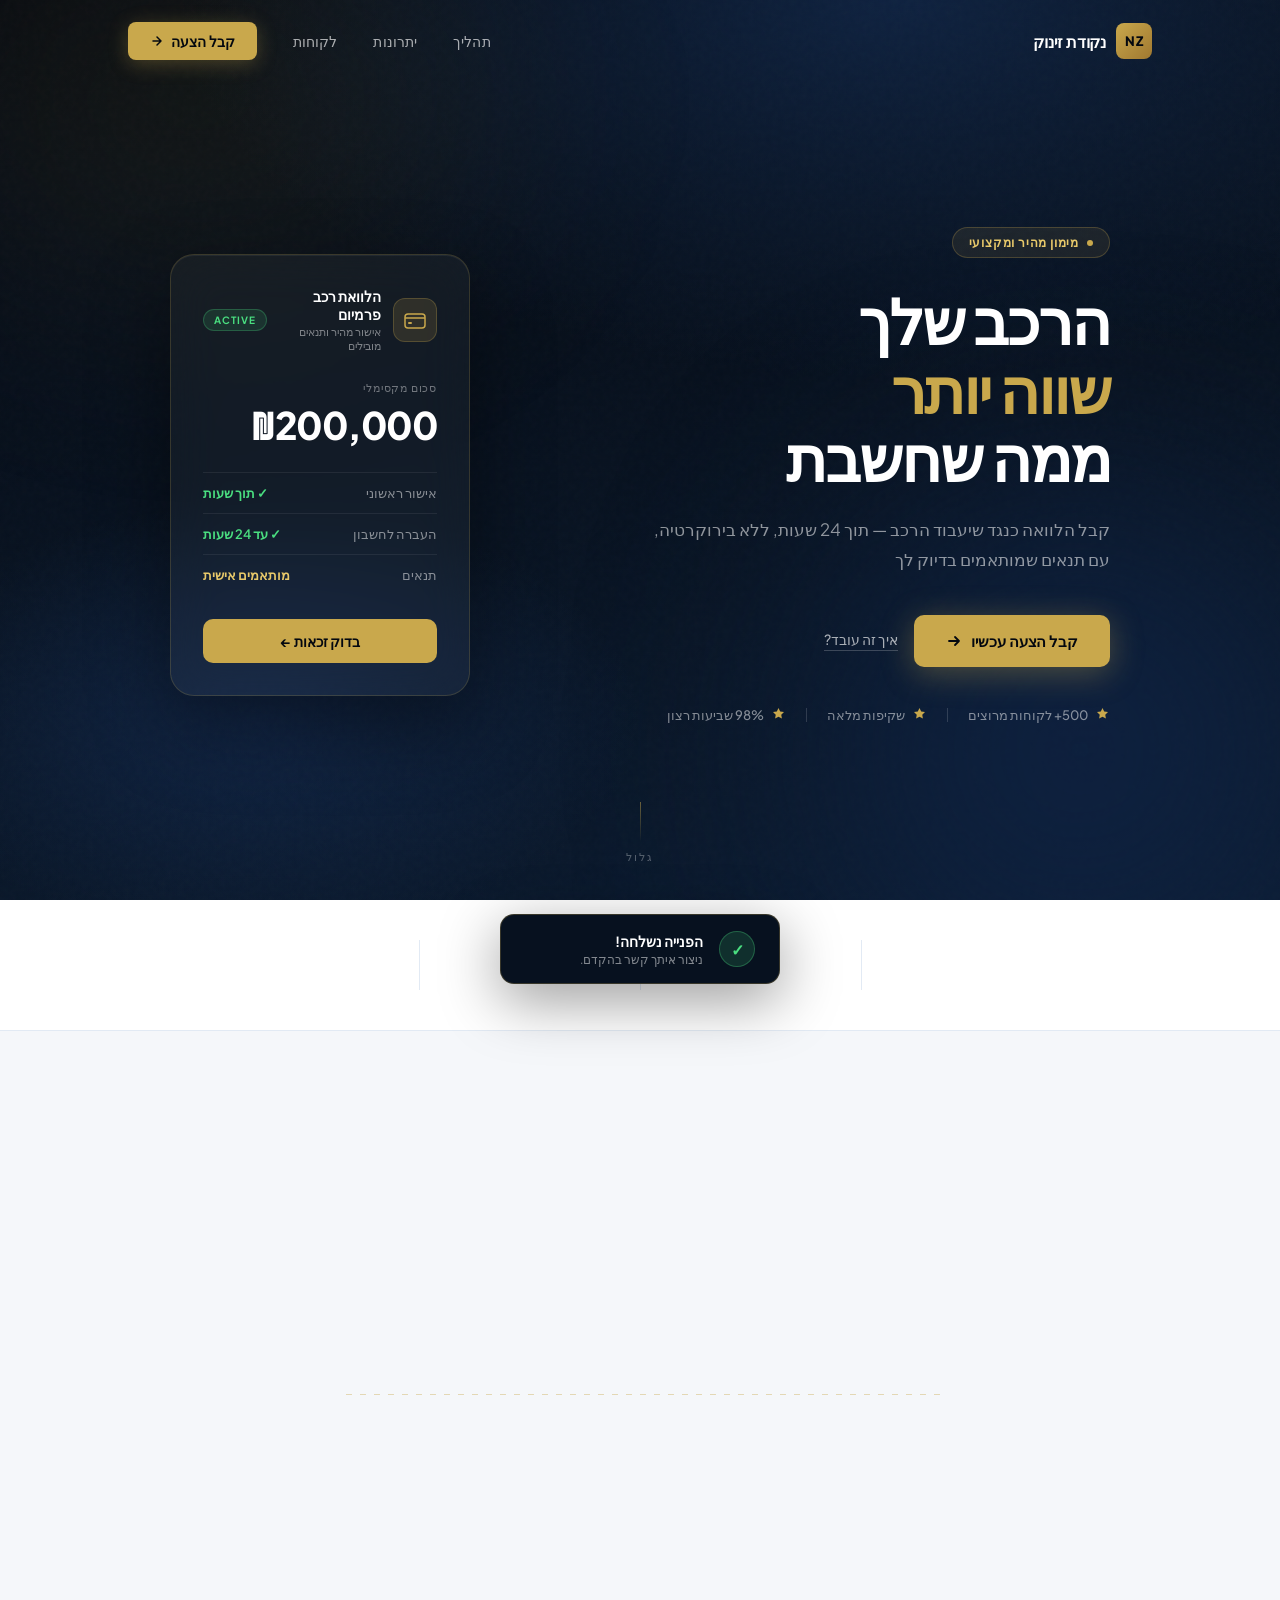
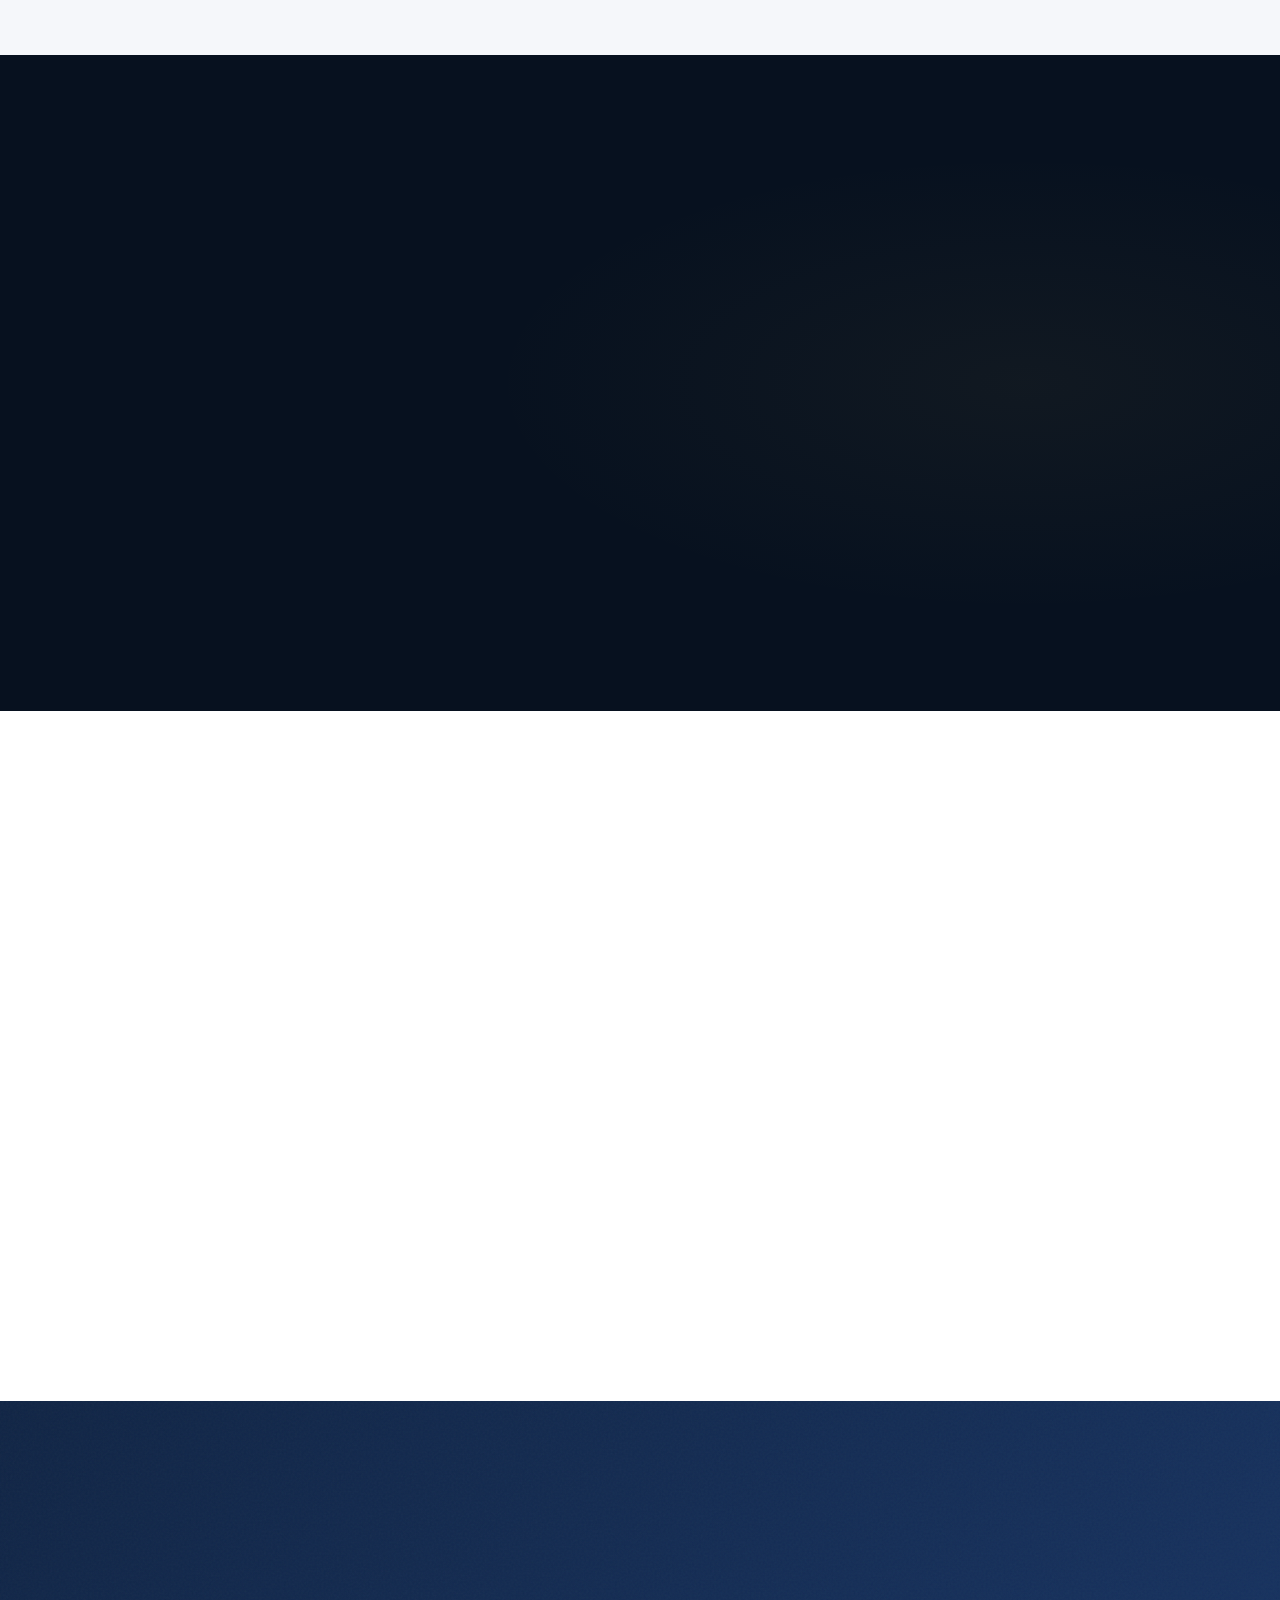
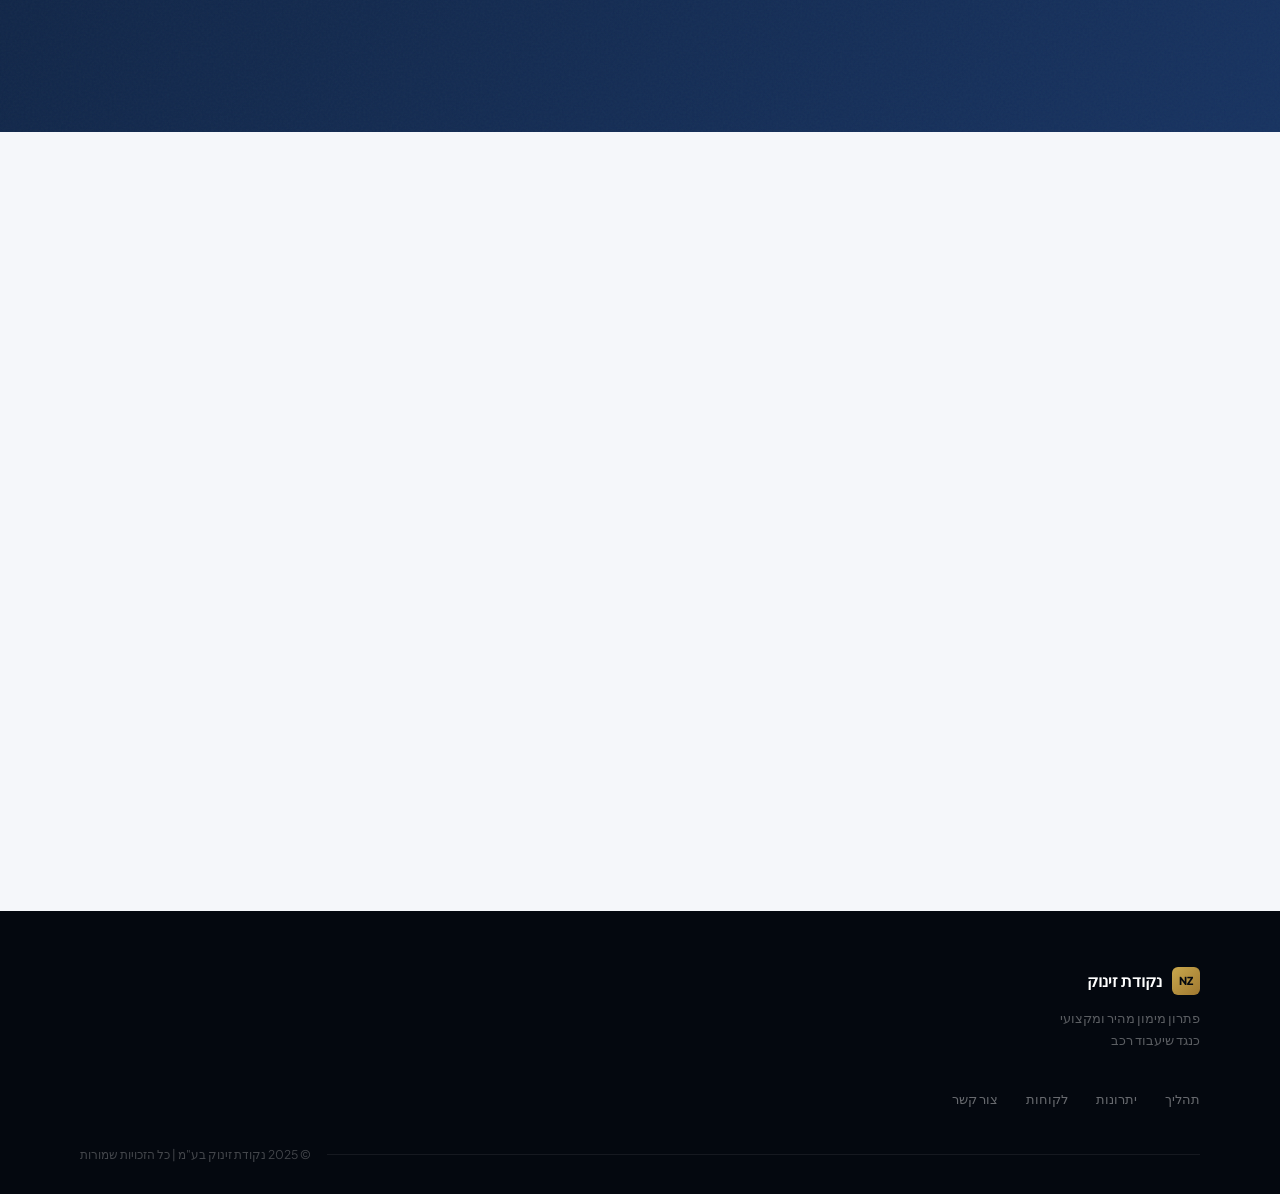
<file: index.html>
<!DOCTYPE html>
<html lang="he" dir="rtl">
<head>
  <meta charset="UTF-8">
  <meta name="viewport" content="width=device-width, initial-scale=1.0">
  <title>נקודת זינוק — הלוואה כנגד שיעבוד רכב</title>
  <link rel="preconnect" href="https://fonts.googleapis.com">
  <link rel="preconnect" href="https://fonts.gstatic.com" crossorigin>
  <link href="https://fonts.googleapis.com/css2?family=Plus+Jakarta+Sans:wght@300;400;500;600;700;800&display=swap" rel="stylesheet">
  <link rel="stylesheet" href="style.css?v=5">
</head>
<body>

  <!-- NAVBAR -->
  <nav class="navbar" id="navbar">
    <div class="nav-inner">
      <div class="nav-logo">
        <span class="logo-mark">NZ</span>
        <span class="logo-text">נקודת זינוק</span>
      </div>
      <div class="nav-links">
        <a href="#how">תהליך</a>
        <a href="#why">יתרונות</a>
        <a href="#reviews">לקוחות</a>
        <a href="#contact" class="nav-cta">
          <span>קבל הצעה</span>
          <svg width="14" height="14" viewBox="0 0 14 14" fill="none"><path d="M3 7h8M7 3l4 4-4 4" stroke="currentColor" stroke-width="1.5" stroke-linecap="round" stroke-linejoin="round"/></svg>
        </a>
      </div>
    </div>
  </nav>

  <!-- HERO -->
  <section class="hero" id="home">
    <div class="hero-noise"></div>
    <div class="hero-glow g1"></div>
    <div class="hero-glow g2"></div>

    <div class="hero-body">
      <div class="hero-left reveal">
        <div class="eyebrow">
          <span class="eyebrow-dot"></span>
          מימון מהיר ומקצועי
        </div>
        <h1>
          הרכב שלך<br>
          <em>שווה יותר</em><br>
          ממה שחשבת
        </h1>
        <p>קבל הלוואה כנגד שיעבוד הרכב — תוך 24 שעות, ללא בירוקרטיה, עם תנאים שמותאמים בדיוק לך</p>
        <div class="hero-actions">
          <button class="cta-main" onclick="scrollToContact()">
            קבל הצעה עכשיו
            <svg width="16" height="16" viewBox="0 0 16 16" fill="none"><path d="M3 8h10M9 4l4 4-4 4" stroke="currentColor" stroke-width="1.8" stroke-linecap="round" stroke-linejoin="round"/></svg>
          </button>
          <a href="#how" class="cta-ghost">איך זה עובד?</a>
        </div>
        <div class="trust-row">
          <div class="trust-item">
            <svg width="15" height="15" viewBox="0 0 15 15" fill="none"><path d="M7.5 1l1.7 3.5 3.8.55-2.75 2.68.65 3.78L7.5 9.7 4.1 11.51l.65-3.78L2 5.05l3.8-.55L7.5 1z" fill="#C9A84C"/></svg>
            <span>500+ לקוחות מרוצים</span>
          </div>
          <div class="trust-divider"></div>
          <div class="trust-item">
            <svg width="15" height="15" viewBox="0 0 15 15" fill="none"><path d="M7.5 1l1.7 3.5 3.8.55-2.75 2.68.65 3.78L7.5 9.7 4.1 11.51l.65-3.78L2 5.05l3.8-.55L7.5 1z" fill="#C9A84C"/></svg>
            <span>שקיפות מלאה</span>
          </div>
          <div class="trust-divider"></div>
          <div class="trust-item">
            <svg width="15" height="15" viewBox="0 0 15 15" fill="none"><path d="M7.5 1l1.7 3.5 3.8.55-2.75 2.68.65 3.78L7.5 9.7 4.1 11.51l.65-3.78L2 5.05l3.8-.55L7.5 1z" fill="#C9A84C"/></svg>
            <span>98% שביעות רצון</span>
          </div>
        </div>
      </div>

      <div class="hero-right reveal-right">
        <div class="premium-card">
          <div class="pc-header">
            <div class="pc-icon">
              <svg width="22" height="22" viewBox="0 0 22 22" fill="none"><rect x="1" y="5" width="20" height="14" rx="3" stroke="#C9A84C" stroke-width="1.5"/><path d="M1 9h20" stroke="#C9A84C" stroke-width="1.5"/><rect x="4" y="13" width="4" height="2" rx="1" fill="#C9A84C"/></svg>
            </div>
            <div>
              <div class="pc-title">הלוואת רכב פרמיום</div>
              <div class="pc-sub">אישור מהיר ותנאים מובילים</div>
            </div>
            <div class="pc-badge">ACTIVE</div>
          </div>
          <div class="pc-amount">
            <div class="pc-amount-label">סכום מקסימלי</div>
            <div class="pc-amount-val">₪<span id="heroCounter">0</span></div>
          </div>
          <div class="pc-rows">
            <div class="pc-row">
              <span>אישור ראשוני</span>
              <span class="pc-green">✓ תוך שעות</span>
            </div>
            <div class="pc-row">
              <span>העברה לחשבון</span>
              <span class="pc-green">✓ עד 24 שעות</span>
            </div>
            <div class="pc-row">
              <span>תנאים</span>
              <span class="pc-gold">מותאמים אישית</span>
            </div>
          </div>
          <button class="pc-cta" onclick="scrollToContact()">בדוק זכאות ←</button>
        </div>
      </div>
    </div>

    <div class="scroll-hint">
      <div class="scroll-line"></div>
      <span>גלול</span>
    </div>
  </section>

  <!-- STATS -->
  <div class="stats-bar">
    <div class="stat reveal">
      <div class="stat-val"><span data-target="500">0</span>+</div>
      <div class="stat-lbl">לקוחות מרוצים</div>
    </div>
    <div class="stat-sep"></div>
    <div class="stat reveal">
      <div class="stat-val">₪<span data-target="200">0</span>K</div>
      <div class="stat-lbl">עד סכום הלוואה</div>
    </div>
    <div class="stat-sep"></div>
    <div class="stat reveal">
      <div class="stat-val"><span data-target="98">0</span>%</div>
      <div class="stat-lbl">שביעות רצון</div>
    </div>
    <div class="stat-sep"></div>
    <div class="stat reveal">
      <div class="stat-val"><span data-target="8">0</span>+</div>
      <div class="stat-lbl">שנות ניסיון</div>
    </div>
  </div>

  <!-- PROCESS -->
  <section class="process-section" id="how">
    <div class="container">
      <div class="section-eyebrow reveal">התהליך</div>
      <h2 class="section-h2 reveal">שלושה צעדים<br><span class="gold">לכסף בחשבון</span></h2>

      <div class="process-timeline">
        <div class="process-line"></div>
        <div class="process-step reveal">
          <div class="ps-num">01</div>
          <div class="ps-icon">📋</div>
          <h3>ממלאים טופס</h3>
          <p>פרטים בסיסיים על הרכב וסכום ההלוואה הרצוי — פחות מדקה</p>
        </div>
        <div class="process-step reveal">
          <div class="ps-num">02</div>
          <div class="ps-icon">⚡</div>
          <h3>אישור מהיר</h3>
          <p>נציג אישי חוזר אליך תוך שעות עם הצעה מותאמת ומפורטת</p>
        </div>
        <div class="process-step reveal">
          <div class="ps-num">03</div>
          <div class="ps-icon">💳</div>
          <h3>כסף בחשבון</h3>
          <p>חותמים על הסכם — הכסף מועבר לחשבונך תוך 24 שעות</p>
        </div>
      </div>
    </div>
  </section>

  <!-- WHY -->
  <section class="why-section" id="why">
    <div class="container">
      <div class="why-inner">
        <div class="why-left reveal">
          <div class="section-eyebrow light">למה אנחנו?</div>
          <h2 class="section-h2 white">הסטנדרט<br>הגבוה ביותר<br>במימון רכב</h2>
          <p class="why-desc">אנחנו לא בנק, לא חברת ביטוח — אנחנו שותפים שלך. כל תהליך בנוי סביב הצרכים שלך, לא סביב הנוחות שלנו.</p>
          <button class="cta-main" onclick="scrollToContact()">מעניין אותי ←</button>
        </div>
        <div class="why-right">
          <div class="why-card reveal">
            <div class="wc-num">01</div>
            <div class="wc-icon">🔒</div>
            <h4>בטוח ומפוקח</h4>
            <p>פועלים תחת כל הרגולציות הרלוונטיות, שקיפות מלאה בכל שלב</p>
          </div>
          <div class="why-card reveal">
            <div class="wc-num">02</div>
            <div class="wc-icon">🎯</div>
            <h4>תנאים מותאמים</h4>
            <p>כל הצעה נבנית אישית עבורך לפי שווי הרכב והצרכים שלך</p>
          </div>
          <div class="why-card reveal">
            <div class="wc-num">03</div>
            <div class="wc-icon">🤝</div>
            <h4>ליווי אישי</h4>
            <p>נציג ייעודי לכל לקוח, זמין לאורך כל התהליך ואחריו</p>
          </div>
          <div class="why-card reveal">
            <div class="wc-num">04</div>
            <div class="wc-icon">⚡</div>
            <h4>מהירות מקסימלית</h4>
            <p>ללא המתנות — תהליך יעיל ומהיר</p>
          </div>
        </div>
      </div>
    </div>
  </section>

  <!-- REVIEWS -->
  <section class="reviews-section" id="reviews">
    <div class="container">
      <div class="section-eyebrow reveal">לקוחות מספרים</div>
      <h2 class="section-h2 reveal">הם כבר<br><span class="gold">עשו את הצעד</span></h2>
      <div class="reviews-grid">
        <div class="review-card reveal">
          <div class="quote-mark">"</div>
          <p>תהליך מהיר ופשוט. קיבלתי את הכסף תוך יום אחד. שירות מעולה — ממליץ בחום!</p>
          <div class="rc-footer">
            <div class="rc-avatar">ד</div>
            <div class="rc-info">
              <div class="rc-name">דוד כהן</div>
              <div class="rc-stars">★★★★★</div>
            </div>
          </div>
        </div>
        <div class="review-card featured reveal">
          <div class="quote-mark gold-q">"</div>
          <p>הנציג שלהם היה מקצועי ברמות. עזר לי בכל שלב, הסביר הכל בסבלנות. לא ציפיתי לשירות כזה.</p>
          <div class="rc-footer">
            <div class="rc-avatar gold-av">ר</div>
            <div class="rc-info">
              <div class="rc-name">רחל לוי</div>
              <div class="rc-stars">★★★★★</div>
            </div>
          </div>
        </div>
        <div class="review-card reveal">
          <div class="quote-mark">"</div>
          <p>פנייה פשוטה, תגובה מהירה ותנאים מצוינים. בדיוק מה שהייתי צריך בזמן הנכון.</p>
          <div class="rc-footer">
            <div class="rc-avatar">מ</div>
            <div class="rc-info">
              <div class="rc-name">משה אברהם</div>
              <div class="rc-stars">★★★★★</div>
            </div>
          </div>
        </div>
      </div>
    </div>
  </section>

  <!-- CTA BANNER -->
  <div class="cta-banner">
    <div class="cta-banner-noise"></div>
    <div class="cta-banner-inner reveal">
      <h2>מוכן לעשות את הצעד?</h2>
      <p>השאר פרטים ונחזור אליך תוך שעות עם הצעה מותאמת אישית</p>
      <button class="cta-main light" onclick="scrollToContact()">
        קבל הצעה עכשיו
        <svg width="16" height="16" viewBox="0 0 16 16" fill="none"><path d="M3 8h10M9 4l4 4-4 4" stroke="currentColor" stroke-width="1.8" stroke-linecap="round" stroke-linejoin="round"/></svg>
      </button>
    </div>
  </div>

  <!-- CONTACT -->
  <section class="contact-section" id="contact">
    <div class="contact-wrap">
      <div class="contact-left reveal">
        <div class="section-eyebrow">צור קשר</div>
        <h2 class="section-h2">קבל הצעה<br>מותאמת אישית</h2>
        <p>מלא את הטופס ונציג שלנו יחזור אליך תוך שעות עם הצעה מפורטת וללא כל התחייבות</p>
        <div class="contact-meta">
          <div class="cm-item">
            <div class="cm-icon">📞</div>
            <div>
              <div class="cm-label">שעות פעילות</div>
              <div class="cm-val">ראשון–שישי, 08:00–20:00</div>
            </div>
          </div>
          <div class="cm-item">
            <div class="cm-icon">⚡</div>
            <div>
              <div class="cm-label">זמן תגובה</div>
              <div class="cm-val">עד 3 שעות בימי עסקים</div>
            </div>
          </div>
          <div class="cm-item">
            <div class="cm-icon">🔒</div>
            <div>
              <div class="cm-label">פרטיות</div>
              <div class="cm-val">פרטייך מוגנים ולא יועברו לצד ג'</div>
            </div>
          </div>
        </div>
      </div>

      <div class="contact-right reveal">
        <form id="contactForm" onsubmit="handleSubmit(event)" novalidate>
          <div class="form-row">
            <div class="fld">
              <label>שם מלא <span class="req">*</span></label>
              <input type="text" id="fname" placeholder="שם ושם משפחה" autocomplete="name" />
              <span class="ferr" id="err-fname"></span>
            </div>
            <div class="fld">
              <label>טלפון <span class="req">*</span></label>
              <input type="tel" id="fphone" placeholder="05X-XXXXXXX" autocomplete="tel" />
              <span class="ferr" id="err-fphone"></span>
            </div>
          </div>
          <div class="form-row">
            <div class="fld">
              <label>דגם הרכב <span class="req">*</span></label>
              <input type="text" id="fcar" placeholder="טויוטה קורולה 2020" />
              <span class="ferr" id="err-fcar"></span>
            </div>
            <div class="fld">
              <label>סכום הלוואה רצוי (₪) <span class="req">*</span></label>
              <input type="number" id="famount" placeholder="50,000" min="5000" max="200000" />
              <span class="ferr" id="err-famount"></span>
            </div>
          </div>
          <div class="fld" style="margin-bottom:20px">
            <label>הערות נוספות</label>
            <textarea id="fnotes" placeholder="כל פרט נוסף שיעזור לנו להתאים את ההצעה..." rows="4"></textarea>
          </div>
          <button type="submit" class="form-submit" id="submitBtn">
            <span id="submitText">שלח פנייה</span>
            <span id="submitArrow">←</span>
            <span id="submitSpinner" class="spinner hidden"></span>
          </button>
          <p class="form-note">* שדות חובה. לחיצה על שלח מהווה הסכמה למדיניות הפרטיות שלנו.</p>
        </form>
      </div>
    </div>
  </section>

  <!-- FOOTER -->
  <footer class="footer">
    <div class="footer-inner">
      <div class="footer-brand">
        <div class="footer-logo">
          <span class="logo-mark small">NZ</span>
          <span>נקודת זינוק</span>
        </div>
        <p>פתרון מימון מהיר ומקצועי<br>כנגד שיעבוד רכב</p>
      </div>
      <div class="footer-nav">
        <a href="#how">תהליך</a>
        <a href="#why">יתרונות</a>
        <a href="#reviews">לקוחות</a>
        <a href="#contact">צור קשר</a>
      </div>
      <div class="footer-bottom">
        <div class="footer-line"></div>
        <span>© 2025 נקודת זינוק בע"מ | כל הזכויות שמורות</span>
      </div>
    </div>
  </footer>

  <!-- TOAST -->
  <div class="toast" id="toast">
    <div class="toast-icon">✓</div>
    <div>
      <div class="toast-title">הפנייה נשלחה!</div>
      <div class="toast-sub">ניצור איתך קשר בהקדם.</div>
    </div>
  </div>

  <script src="script.js?v=5"></script>
</body>
</html>
</file>
<file: style.css>
/* ── RESET & BASE ── */
*, *::before, *::after { margin: 0; padding: 0; box-sizing: border-box; }

:root {
  --midnight: #04080f;
  --navy-deep: #07111f;
  --navy: #0a1a30;
  --navy-mid: #0f2444;
  --navy-light: #163260;
  --gold: #c9a84c;
  --gold-light: #e8c96a;
  --gold-dim: rgba(201,168,76,0.15);
  --gold-border: rgba(201,168,76,0.25);
  --white: #ffffff;
  --off-white: #f5f7fa;
  --text-primary: #0f1c2e;
  --text-muted: #5a6e87;
  --text-faint: #8fa3bc;
  --border-light: #e2eaf4;
  --radius: 16px;
  --radius-sm: 10px;
  --shadow-card: 0 4px 32px rgba(10,26,48,0.08);
  --shadow-lifted: 0 16px 64px rgba(10,26,48,0.14);
}

html { scroll-behavior: smooth; }

body {
  font-family: 'Plus Jakarta Sans', 'Segoe UI', Arial, sans-serif;
  direction: rtl;
  color: var(--text-primary);
  background: #fff;
  overflow-x: hidden;
  -webkit-font-smoothing: antialiased;
}

.container { max-width: 1120px; margin: 0 auto; padding: 0 48px; }

/* ── NAVBAR ── */
.navbar {
  position: fixed;
  top: 0; right: 0; left: 0;
  z-index: 200;
  padding: 0;
  transition: all 0.4s ease;
}
.navbar.scrolled {
  background: rgba(4, 8, 15, 0.82);
  backdrop-filter: blur(24px) saturate(180%);
  -webkit-backdrop-filter: blur(24px) saturate(180%);
  border-bottom: 1px solid rgba(201,168,76,0.1);
}
.nav-inner {
  max-width: 1120px;
  margin: 0 auto;
  padding: 22px 48px;
  display: flex;
  align-items: center;
  justify-content: space-between;
}
.nav-logo {
  display: flex;
  align-items: center;
  gap: 10px;
  text-decoration: none;
}
.logo-mark {
  width: 36px; height: 36px;
  border-radius: 8px;
  background: linear-gradient(135deg, var(--gold), #a07830);
  display: flex; align-items: center; justify-content: center;
  font-size: 13px;
  font-weight: 800;
  color: var(--midnight);
  letter-spacing: 0.5px;
  flex-shrink: 0;
}
.logo-mark.small { width: 28px; height: 28px; font-size: 11px; border-radius: 6px; }
.logo-text { font-size: 16px; font-weight: 700; color: white; letter-spacing: -0.2px; }
.nav-links { display: flex; align-items: center; gap: 36px; }
.nav-links a {
  color: rgba(255,255,255,0.65);
  text-decoration: none;
  font-size: 14px;
  font-weight: 500;
  transition: color 0.2s;
  letter-spacing: 0.1px;
}
.nav-links a:hover { color: white; }
.nav-cta {
  display: flex;
  align-items: center;
  gap: 7px;
  background: var(--gold) !important;
  color: var(--midnight) !important;
  padding: 10px 22px !important;
  border-radius: 8px;
  font-size: 14px !important;
  font-weight: 700 !important;
  transition: background 0.2s, transform 0.15s, box-shadow 0.2s !important;
  box-shadow: 0 4px 20px rgba(201,168,76,0.3);
}
.nav-cta:hover {
  background: var(--gold-light) !important;
  transform: translateY(-1px);
  box-shadow: 0 6px 28px rgba(201,168,76,0.4) !important;
}

/* ── HERO ── */
.hero {
  min-height: 100vh;
  background: var(--midnight);
  background-image:
    radial-gradient(ellipse 80% 60% at 70% 0%, rgba(15,36,68,0.9) 0%, transparent 70%),
    radial-gradient(ellipse 50% 40% at 20% 80%, rgba(22,50,96,0.5) 0%, transparent 60%),
    linear-gradient(170deg, #04080f 0%, #07111f 50%, #0a1a30 100%);
  display: flex;
  flex-direction: column;
  align-items: center;
  justify-content: center;
  padding: 130px 48px 80px;
  position: relative;
  overflow: hidden;
}
.hero-noise {
  position: absolute; inset: 0;
  background-image: url("data:image/svg+xml,%3Csvg viewBox='0 0 200 200' xmlns='http://www.w3.org/2000/svg'%3E%3Cfilter id='n'%3E%3CfeTurbulence type='fractalNoise' baseFrequency='0.75' numOctaves='4' stitchTiles='stitch'/%3E%3C/filter%3E%3Crect width='100%25' height='100%25' filter='url(%23n)' opacity='0.04'/%3E%3C/svg%3E");
  pointer-events: none;
  opacity: 0.6;
}
.hero-glow {
  position: absolute;
  border-radius: 50%;
  filter: blur(120px);
  pointer-events: none;
}
.g1 { width: 600px; height: 400px; background: rgba(201,168,76,0.07); top: -100px; left: -100px; }
.g2 { width: 500px; height: 500px; background: rgba(15,36,68,0.8); bottom: -100px; right: -50px; }

.hero-body {
  display: flex;
  align-items: center;
  justify-content: center;
  gap: 80px;
  max-width: 1120px;
  width: 100%;
  position: relative;
  z-index: 1;
  flex-wrap: wrap;
}

/* left = text (RTL: right side visually) */
.hero-left { flex: 1; min-width: 340px; max-width: 560px; }

.eyebrow {
  display: inline-flex;
  align-items: center;
  gap: 8px;
  background: rgba(201,168,76,0.1);
  border: 1px solid var(--gold-border);
  color: var(--gold-light);
  padding: 7px 16px;
  border-radius: 100px;
  font-size: 12px;
  font-weight: 600;
  letter-spacing: 0.8px;
  text-transform: uppercase;
  margin-bottom: 28px;
}
.eyebrow-dot {
  width: 6px; height: 6px;
  border-radius: 50%;
  background: var(--gold);
  animation: blink 2s ease-in-out infinite;
}
@keyframes blink { 0%,100%{opacity:1} 50%{opacity:0.3} }

.hero-left h1 {
  font-size: 62px;
  font-weight: 800;
  color: white;
  line-height: 1.1;
  letter-spacing: -2px;
  margin-bottom: 24px;
}
.hero-left h1 em {
  font-style: normal;
  color: var(--gold);
  position: relative;
}
.hero-left p {
  font-size: 17px;
  color: rgba(255,255,255,0.55);
  line-height: 1.75;
  margin-bottom: 40px;
  max-width: 460px;
  font-weight: 400;
}
.hero-actions { display: flex; align-items: center; gap: 16px; margin-bottom: 40px; flex-wrap: wrap; }

.cta-main {
  display: inline-flex;
  align-items: center;
  gap: 9px;
  background: var(--gold);
  color: var(--midnight);
  border: none;
  padding: 16px 32px;
  border-radius: 10px;
  font-size: 15px;
  font-weight: 700;
  cursor: pointer;
  letter-spacing: -0.1px;
  transition: background 0.2s, transform 0.2s, box-shadow 0.2s;
  box-shadow: 0 6px 32px rgba(201,168,76,0.35);
  font-family: inherit;
}
.cta-main:hover {
  background: var(--gold-light);
  transform: translateY(-2px);
  box-shadow: 0 10px 40px rgba(201,168,76,0.45);
}
.cta-main.light {
  background: white;
  color: var(--navy);
  box-shadow: 0 6px 32px rgba(255,255,255,0.2);
}
.cta-main.light:hover { background: #f0f6ff; box-shadow: 0 10px 40px rgba(255,255,255,0.3); }

.cta-ghost {
  color: rgba(255,255,255,0.65);
  font-size: 14px;
  font-weight: 500;
  text-decoration: none;
  border-bottom: 1px solid rgba(255,255,255,0.2);
  padding-bottom: 2px;
  transition: color 0.2s, border-color 0.2s;
}
.cta-ghost:hover { color: white; border-color: rgba(255,255,255,0.6); }

.trust-row { display: flex; align-items: center; gap: 20px; flex-wrap: wrap; }
.trust-item { display: flex; align-items: center; gap: 7px; font-size: 13px; color: rgba(255,255,255,0.5); font-weight: 500; }
.trust-divider { width: 1px; height: 14px; background: rgba(255,255,255,0.15); }

/* HERO CARD */
.hero-right { flex-shrink: 0; }
.premium-card {
  background: rgba(255,255,255,0.04);
  border: 1px solid rgba(201,168,76,0.2);
  backdrop-filter: blur(24px);
  -webkit-backdrop-filter: blur(24px);
  border-radius: 24px;
  padding: 32px;
  width: 300px;
  box-shadow: 0 32px 80px rgba(0,0,0,0.4), inset 0 1px 0 rgba(255,255,255,0.06);
}
.pc-header { display: flex; align-items: center; gap: 12px; margin-bottom: 28px; }
.pc-icon {
  width: 44px; height: 44px;
  border-radius: 12px;
  background: var(--gold-dim);
  border: 1px solid var(--gold-border);
  display: flex; align-items: center; justify-content: center;
  flex-shrink: 0;
}
.pc-title { font-size: 14px; font-weight: 700; color: white; margin-bottom: 2px; }
.pc-sub { font-size: 11px; color: rgba(255,255,255,0.45); }
.pc-badge {
  margin-right: auto;
  font-size: 10px;
  font-weight: 700;
  letter-spacing: 1px;
  color: #4ade80;
  background: rgba(74,222,128,0.12);
  border: 1px solid rgba(74,222,128,0.25);
  padding: 4px 10px;
  border-radius: 100px;
}
.pc-amount { margin-bottom: 24px; }
.pc-amount-label { font-size: 11px; color: rgba(255,255,255,0.4); margin-bottom: 6px; text-transform: uppercase; letter-spacing: 0.8px; }
.pc-amount-val { font-size: 38px; font-weight: 800; color: white; letter-spacing: -1.5px; }
.pc-rows { display: flex; flex-direction: column; gap: 0; margin-bottom: 24px; }
.pc-row {
  display: flex;
  justify-content: space-between;
  align-items: center;
  padding: 12px 0;
  border-top: 1px solid rgba(255,255,255,0.07);
  font-size: 13px;
  color: rgba(255,255,255,0.5);
}
.pc-green { color: #4ade80; font-weight: 600; }
.pc-gold { color: var(--gold-light); font-weight: 600; }
.pc-cta {
  width: 100%;
  background: var(--gold);
  color: var(--midnight);
  border: none;
  padding: 13px;
  border-radius: 10px;
  font-size: 14px;
  font-weight: 700;
  cursor: pointer;
  font-family: inherit;
  transition: background 0.2s, transform 0.15s;
}
.pc-cta:hover { background: var(--gold-light); transform: translateY(-1px); }

.scroll-hint {
  position: absolute;
  bottom: 36px;
  left: 50%;
  transform: translateX(-50%);
  display: flex;
  flex-direction: column;
  align-items: center;
  gap: 8px;
  color: rgba(255,255,255,0.3);
  font-size: 11px;
  letter-spacing: 2px;
  text-transform: uppercase;
}
.scroll-line {
  width: 1px;
  height: 40px;
  background: linear-gradient(to bottom, rgba(201,168,76,0.5), transparent);
  animation: scrollPulse 1.8s ease-in-out infinite;
}
@keyframes scrollPulse { 0%,100%{opacity:0.4; transform:scaleY(1)} 50%{opacity:1; transform:scaleY(1.2)} }

/* ── STATS BAR ── */
.stats-bar {
  background: white;
  border-bottom: 1px solid var(--border-light);
  padding: 0 48px;
  display: flex;
  align-items: center;
  justify-content: center;
  gap: 0;
}
.stat {
  flex: 1;
  max-width: 220px;
  text-align: center;
  padding: 36px 20px;
  position: relative;
}
.stat + .stat::before {
  content: '';
  position: absolute;
  right: 0; top: 30%; bottom: 30%;
  width: 1px;
  background: var(--border-light);
}
.stat-val {
  font-size: 36px;
  font-weight: 800;
  color: var(--navy);
  line-height: 1;
  letter-spacing: -1.5px;
  margin-bottom: 6px;
}
.stat-sep { width: 1px; height: 50px; background: var(--border-light); }
.stat-lbl { font-size: 13px; color: var(--text-muted); font-weight: 500; }

/* ── PROCESS ── */
.process-section { padding: 120px 0; background: var(--off-white); }
.process-section .container { text-align: center; }

.section-eyebrow {
  font-size: 11px;
  font-weight: 700;
  letter-spacing: 2.5px;
  text-transform: uppercase;
  color: var(--gold);
  margin-bottom: 14px;
  display: block;
}
.section-eyebrow.light { color: var(--gold-light); }
.section-h2 {
  font-size: 44px;
  font-weight: 800;
  color: var(--navy);
  line-height: 1.12;
  letter-spacing: -1.5px;
  margin-bottom: 64px;
}
.section-h2.white { color: white; }
.gold { color: var(--gold); }

.process-timeline {
  display: grid;
  grid-template-columns: repeat(3, 1fr);
  gap: 0;
  position: relative;
  max-width: 900px;
  margin: 0 auto;
}
.process-line {
  position: absolute;
  top: 52px;
  right: calc(100%/6);
  left: calc(100%/6);
  height: 1px;
  background: linear-gradient(to left, var(--gold-border), var(--gold-border));
  background-image: repeating-linear-gradient(to left, var(--gold) 0, var(--gold) 6px, transparent 6px, transparent 14px);
  opacity: 0.4;
}
.process-step {
  padding: 0 28px;
  text-align: center;
  position: relative;
}
.ps-num {
  font-size: 11px;
  font-weight: 700;
  letter-spacing: 1.5px;
  color: var(--gold);
  margin-bottom: 16px;
}
.ps-icon {
  width: 64px; height: 64px;
  border-radius: 18px;
  background: white;
  border: 1px solid var(--border-light);
  display: flex; align-items: center; justify-content: center;
  font-size: 28px;
  margin: 0 auto 20px;
  box-shadow: var(--shadow-card);
  position: relative;
  z-index: 1;
  transition: transform 0.25s, box-shadow 0.25s;
}
.process-step:hover .ps-icon {
  transform: translateY(-4px);
  box-shadow: var(--shadow-lifted);
}
.process-step h3 { font-size: 18px; font-weight: 700; color: var(--navy); margin-bottom: 10px; }
.process-step p { font-size: 14px; color: var(--text-muted); line-height: 1.7; }

/* ── WHY ── */
.why-section {
  background: var(--navy-deep);
  padding: 120px 0;
  position: relative;
  overflow: hidden;
}
.why-section::before {
  content: '';
  position: absolute;
  top: 0; left: 0; right: 0; bottom: 0;
  background: radial-gradient(ellipse 60% 50% at 80% 50%, rgba(201,168,76,0.05) 0%, transparent 70%);
  pointer-events: none;
}
.why-inner {
  display: grid;
  grid-template-columns: 1fr 1.6fr;
  gap: 80px;
  align-items: center;
}
.why-left .section-h2 { margin-bottom: 20px; }
.why-desc { font-size: 15px; color: rgba(255,255,255,0.5); line-height: 1.75; margin-bottom: 36px; font-weight: 400; }
.why-right {
  display: grid;
  grid-template-columns: 1fr 1fr;
  gap: 16px;
}
.why-card {
  background: rgba(255,255,255,0.04);
  border: 1px solid rgba(255,255,255,0.08);
  border-radius: var(--radius);
  padding: 28px 24px;
  position: relative;
  transition: background 0.25s, border-color 0.25s, transform 0.25s;
}
.why-card:hover {
  background: rgba(255,255,255,0.07);
  border-color: var(--gold-border);
  transform: translateY(-3px);
}
.wc-num {
  font-size: 10px;
  font-weight: 700;
  letter-spacing: 1.5px;
  color: var(--gold);
  margin-bottom: 14px;
}
.wc-icon { font-size: 26px; margin-bottom: 12px; }
.why-card h4 { font-size: 15px; font-weight: 700; color: white; margin-bottom: 8px; }
.why-card p { font-size: 13px; color: rgba(255,255,255,0.45); line-height: 1.65; }

/* ── REVIEWS ── */
.reviews-section { padding: 120px 0; background: white; }
.reviews-section .section-h2 { margin-bottom: 56px; }
.reviews-grid {
  display: grid;
  grid-template-columns: repeat(3, 1fr);
  gap: 20px;
}
.review-card {
  background: var(--off-white);
  border: 1px solid var(--border-light);
  border-radius: var(--radius);
  padding: 32px 28px;
  position: relative;
  transition: transform 0.25s, box-shadow 0.25s;
}
.review-card:hover { transform: translateY(-5px); box-shadow: var(--shadow-lifted); }
.review-card.featured {
  background: var(--navy);
  border-color: var(--gold-border);
  box-shadow: 0 8px 48px rgba(10,26,48,0.18);
}
.quote-mark {
  font-size: 56px;
  line-height: 1;
  color: var(--border-light);
  font-family: Georgia, serif;
  margin-bottom: 4px;
  display: block;
}
.gold-q { color: var(--gold-dim); }
.review-card p { font-size: 14px; color: var(--text-muted); line-height: 1.75; margin-bottom: 28px; }
.review-card.featured p { color: rgba(255,255,255,0.7); }
.rc-footer { display: flex; align-items: center; gap: 12px; }
.rc-avatar {
  width: 40px; height: 40px;
  border-radius: 50%;
  background: linear-gradient(135deg, var(--navy-mid), var(--navy-light));
  border: 1px solid var(--border-light);
  color: var(--gold-light);
  display: flex; align-items: center; justify-content: center;
  font-size: 16px; font-weight: 700;
  flex-shrink: 0;
}
.rc-avatar.gold-av {
  background: linear-gradient(135deg, var(--gold), #a07830);
  color: var(--midnight);
  border-color: transparent;
}
.rc-name { font-size: 14px; font-weight: 700; color: var(--navy); margin-bottom: 3px; }
.review-card.featured .rc-name { color: white; }
.rc-stars { font-size: 13px; color: #f59e0b; letter-spacing: 1px; }

/* ── CTA BANNER ── */
.cta-banner {
  background: linear-gradient(135deg, var(--navy-mid) 0%, var(--navy-light) 100%);
  padding: 80px 48px;
  text-align: center;
  position: relative;
  overflow: hidden;
}
.cta-banner-noise {
  position: absolute; inset: 0;
  background-image: url("data:image/svg+xml,%3Csvg viewBox='0 0 200 200' xmlns='http://www.w3.org/2000/svg'%3E%3Cfilter id='n'%3E%3CfeTurbulence type='fractalNoise' baseFrequency='0.75' numOctaves='4' stitchTiles='stitch'/%3E%3C/filter%3E%3Crect width='100%25' height='100%25' filter='url(%23n)' opacity='0.04'/%3E%3C/svg%3E");
  pointer-events: none;
}
.cta-banner-inner { position: relative; z-index: 1; }
.cta-banner h2 { font-size: 38px; font-weight: 800; color: white; letter-spacing: -1px; margin-bottom: 14px; }
.cta-banner p { font-size: 16px; color: rgba(255,255,255,0.6); margin-bottom: 36px; }

/* ── CONTACT ── */
.contact-section { padding: 120px 48px; background: var(--off-white); }
.contact-wrap {
  max-width: 1120px;
  margin: 0 auto;
  display: grid;
  grid-template-columns: 1fr 1.5fr;
  gap: 80px;
  align-items: start;
}
.contact-left .section-h2 { margin-bottom: 16px; }
.contact-left > p { font-size: 15px; color: var(--text-muted); line-height: 1.75; margin-bottom: 40px; }
.contact-meta { display: flex; flex-direction: column; gap: 20px; }
.cm-item { display: flex; align-items: flex-start; gap: 14px; }
.cm-icon {
  width: 40px; height: 40px;
  border-radius: 10px;
  background: white;
  border: 1px solid var(--border-light);
  display: flex; align-items: center; justify-content: center;
  font-size: 17px;
  flex-shrink: 0;
  box-shadow: var(--shadow-card);
}
.cm-label { font-size: 12px; color: var(--text-faint); font-weight: 600; text-transform: uppercase; letter-spacing: 0.5px; margin-bottom: 3px; }
.cm-val { font-size: 14px; color: var(--text-primary); font-weight: 500; }

/* FORM */
.contact-right {
  background: white;
  border: 1px solid var(--border-light);
  border-radius: 24px;
  padding: 44px 40px;
  box-shadow: var(--shadow-lifted);
}
.form-row { display: grid; grid-template-columns: 1fr 1fr; gap: 20px; margin-bottom: 20px; }
.fld { display: flex; flex-direction: column; gap: 7px; }
.fld label { font-size: 13px; font-weight: 600; color: var(--text-primary); }
.req { color: var(--gold); }
.fld input, .fld textarea {
  padding: 13px 16px;
  border: 1.5px solid var(--border-light);
  border-radius: var(--radius-sm);
  font-size: 14px;
  font-family: inherit;
  direction: rtl;
  color: var(--text-primary);
  background: var(--off-white);
  transition: border-color 0.2s, box-shadow 0.2s, background 0.2s;
  outline: none;
}
.fld input:focus, .fld textarea:focus {
  border-color: var(--navy-light);
  background: white;
  box-shadow: 0 0 0 4px rgba(15,36,68,0.07);
}
.fld input.error { border-color: #ef4444; background: #fff5f5; }
.fld textarea { resize: none; }
.ferr { font-size: 11px; color: #ef4444; min-height: 14px; font-weight: 500; }

.form-submit {
  width: 100%;
  display: flex;
  align-items: center;
  justify-content: center;
  gap: 10px;
  background: var(--navy);
  color: white;
  border: none;
  padding: 16px;
  border-radius: var(--radius-sm);
  font-size: 15px;
  font-weight: 700;
  cursor: pointer;
  font-family: inherit;
  letter-spacing: -0.1px;
  transition: background 0.2s, transform 0.2s, box-shadow 0.2s;
  box-shadow: 0 4px 24px rgba(10,26,48,0.2);
  margin-bottom: 16px;
}
.form-submit:hover { background: var(--navy-light); transform: translateY(-2px); box-shadow: 0 8px 32px rgba(10,26,48,0.25); }
.form-submit:disabled { opacity: 0.6; cursor: not-allowed; transform: none; }
.form-note { font-size: 11px; color: var(--text-faint); text-align: center; line-height: 1.6; }

.spinner {
  width: 17px; height: 17px;
  border: 2px solid rgba(255,255,255,0.3);
  border-top-color: white;
  border-radius: 50%;
  animation: spin 0.65s linear infinite;
}
.hidden { display: none !important; }
@keyframes spin { to { transform: rotate(360deg); } }

/* ── FOOTER ── */
.footer { background: var(--midnight); padding: 56px 48px 32px; }
.footer-inner { max-width: 1120px; margin: 0 auto; }
.footer-brand { margin-bottom: 40px; }
.footer-logo {
  display: flex;
  align-items: center;
  gap: 10px;
  margin-bottom: 12px;
}
.footer-logo span:last-child { font-size: 16px; font-weight: 700; color: white; }
.footer-brand p { font-size: 13px; color: rgba(255,255,255,0.35); line-height: 1.7; }
.footer-nav { display: flex; gap: 28px; margin-bottom: 40px; flex-wrap: wrap; }
.footer-nav a { color: rgba(255,255,255,0.4); font-size: 13px; text-decoration: none; font-weight: 500; transition: color 0.2s; }
.footer-nav a:hover { color: white; }
.footer-bottom { display: flex; align-items: center; gap: 16px; }
.footer-line { flex: 1; height: 1px; background: rgba(255,255,255,0.07); }
.footer-bottom span { font-size: 12px; color: rgba(255,255,255,0.25); white-space: nowrap; }

/* ── TOAST ── */
.toast {
  position: fixed;
  bottom: 36px;
  left: 50%;
  transform: translateX(-50%) translateY(120px);
  background: var(--navy-deep);
  border: 1px solid var(--gold-border);
  color: white;
  padding: 16px 24px;
  border-radius: 14px;
  display: flex;
  align-items: center;
  gap: 16px;
  box-shadow: 0 16px 60px rgba(0,0,0,0.4);
  z-index: 999;
  transition: transform 0.5s cubic-bezier(0.34, 1.56, 0.64, 1);
  min-width: 280px;
}
.toast.show { transform: translateX(-50%) translateY(0); }
.toast-icon {
  width: 36px; height: 36px;
  border-radius: 50%;
  background: rgba(74,222,128,0.15);
  border: 1px solid rgba(74,222,128,0.3);
  color: #4ade80;
  display: flex; align-items: center; justify-content: center;
  font-size: 16px;
  font-weight: 700;
  flex-shrink: 0;
}
.toast-title { font-size: 14px; font-weight: 700; margin-bottom: 2px; }
.toast-sub { font-size: 12px; color: rgba(255,255,255,0.5); }

/* ── SCROLL REVEAL ── */
.reveal, .reveal-right {
  opacity: 0;
  transform: translateY(28px);
  transition: opacity 0.7s cubic-bezier(0.22,1,0.36,1), transform 0.7s cubic-bezier(0.22,1,0.36,1);
}
.reveal-right {
  transform: translateX(-28px);
}
.reveal.visible, .reveal-right.visible {
  opacity: 1;
  transform: translate(0, 0);
}

/* ── RESPONSIVE ── */
@media (max-width: 1024px) {
  .why-inner { grid-template-columns: 1fr; gap: 48px; }
  .contact-wrap { grid-template-columns: 1fr; gap: 48px; }
  .hero-left h1 { font-size: 48px; }
}
@media (max-width: 800px) {
  .hero-body { flex-direction: column; text-align: center; gap: 48px; }
  .hero-left p, .hero-actions { justify-content: center; }
  .trust-row { justify-content: center; }
  .section-h2 { font-size: 34px; }
  .process-timeline { grid-template-columns: 1fr; gap: 32px; }
  .process-line { display: none; }
  .reviews-grid { grid-template-columns: 1fr; }
  .why-right { grid-template-columns: 1fr; }
  .stats-bar { padding: 0 24px; gap: 0; }
  .stat { padding: 28px 12px; }
  .stat-val { font-size: 28px; }
}
@media (max-width: 600px) {
  .nav-links { display: none; }
  .hero { padding: 110px 24px 60px; }
  .hero-left h1 { font-size: 38px; }
  .premium-card { width: 100%; max-width: 320px; }
  .form-row { grid-template-columns: 1fr; }
  .container { padding: 0 24px; }
  .contact-section { padding: 80px 24px; }
  .contact-right { padding: 28px 24px; }
  .footer { padding: 48px 24px 28px; }
  .cta-banner { padding: 60px 24px; }
  .cta-banner h2 { font-size: 28px; }
}
</file>
